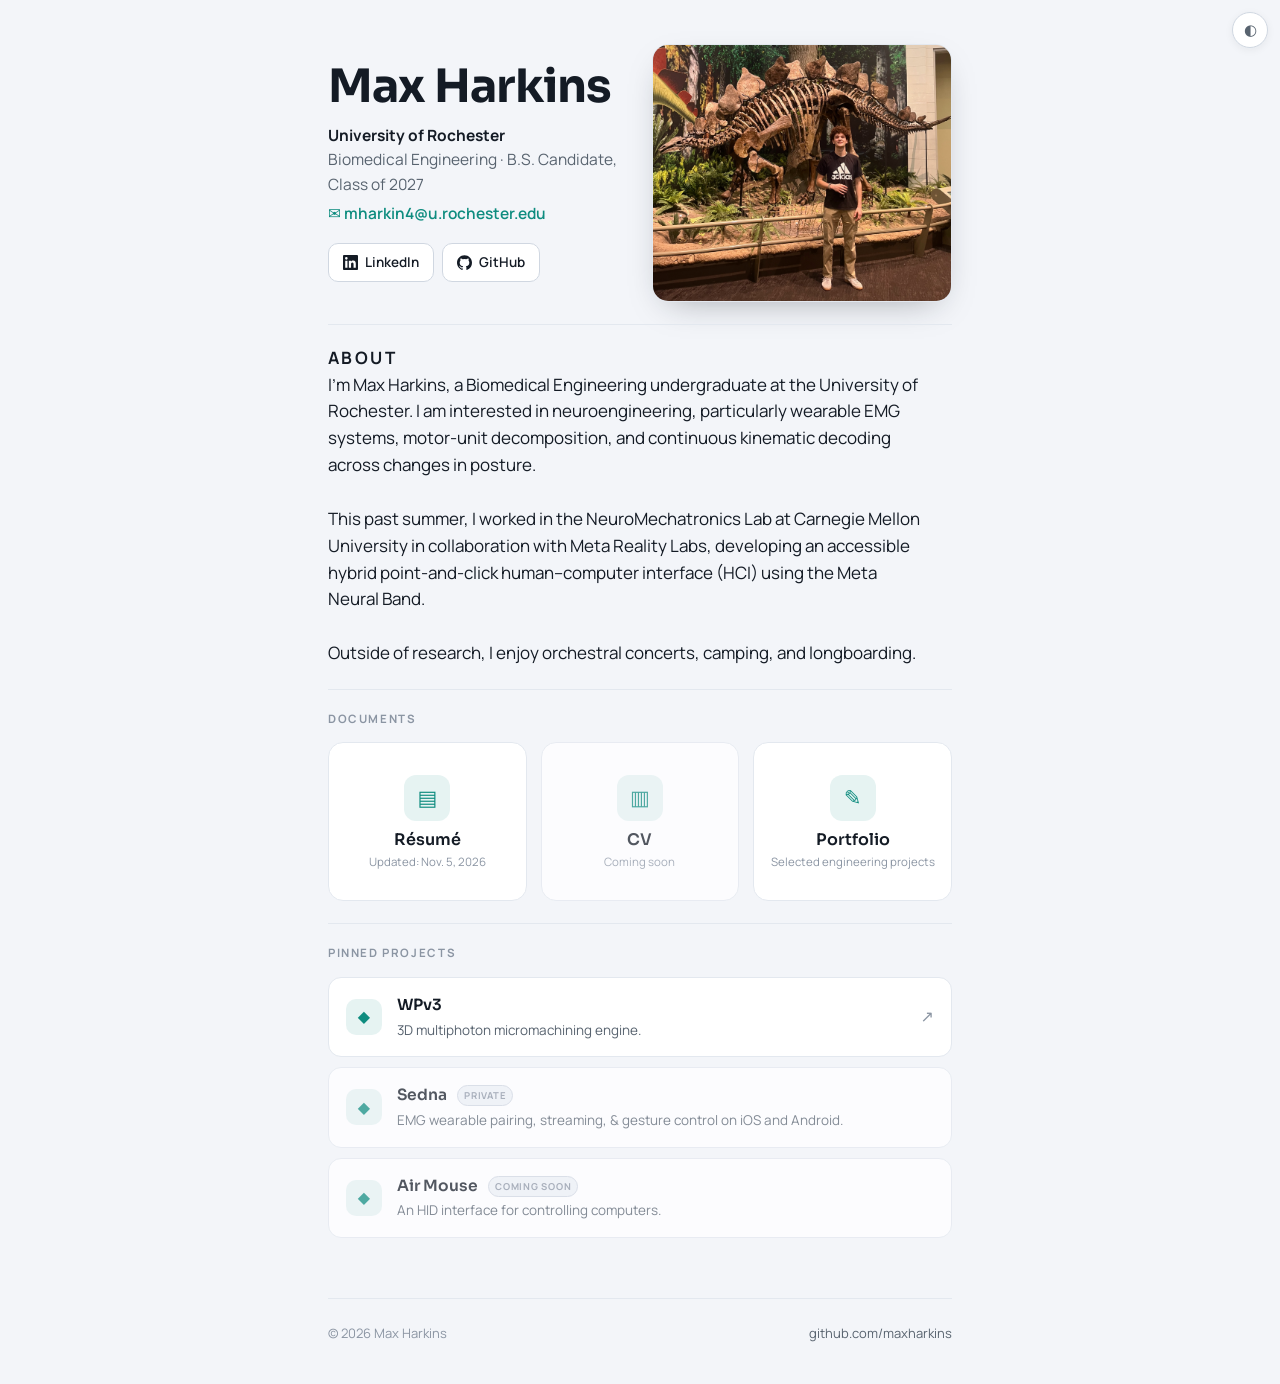
<file: docs/index.html>
<!DOCTYPE html>
<html lang="en">
<head>
  <meta charset="utf-8">
  <meta name="viewport" content="width=device-width, initial-scale=1">
  <title>Max Harkins</title>
  <meta name="description" content="Max Harkins — Biomedical Engineering undergraduate at the University of Rochester, Class of 2027.">

  <link rel="preconnect" href="https://fonts.googleapis.com">
  <link rel="preconnect" href="https://fonts.gstatic.com" crossorigin>
  <link rel="stylesheet" href="https://fonts.googleapis.com/css2?family=Sora:wght@500;600;700&family=Manrope:wght@400;500;600;700&display=swap">
  <link rel="stylesheet" href="assets/styles.css">
</head>
<body>
  <button class="toggle toggle--float" id="themeBtn" aria-label="Toggle color theme" title="Toggle light / dark">◐</button>

  <div class="page">
    <header class="intro">
      <div class="head-grid">
        <div class="head-text">
          <h1 class="name rise r1">Max Harkins</h1>
          <p class="affil rise r2">
            <span class="school">University of Rochester</span>
            <span class="prog">Biomedical Engineering &middot; B.S. Candidate, Class of 2027</span>
            <a class="email" href="mailto:mharkin4@u.rochester.edu">✉ mharkin4@u.rochester.edu</a>
          </p>
          <div class="socials rise r3">
            <a href="https://www.linkedin.com/in/maxharkins/" target="_blank" rel="noopener">
              <svg viewBox="0 0 24 24" aria-hidden="true"><path d="M20.45 20.45h-3.56v-5.57c0-1.33-.02-3.04-1.85-3.04-1.85 0-2.14 1.45-2.14 2.94v5.67H9.35V9h3.42v1.56h.05c.48-.9 1.64-1.85 3.37-1.85 3.6 0 4.27 2.37 4.27 5.46v6.28zM5.34 7.43a2.06 2.06 0 1 1 0-4.13 2.06 2.06 0 0 1 0 4.13zM7.12 20.45H3.55V9h3.57v11.45zM22.22 0H1.77C.8 0 0 .78 0 1.73v20.54C0 23.22.8 24 1.77 24h20.45c.98 0 1.78-.78 1.78-1.73V1.73C24 .78 23.2 0 22.22 0z"/></svg>
              LinkedIn
            </a>
            <a href="https://github.com/maxharkins" target="_blank" rel="noopener">
              <svg viewBox="0 0 24 24" aria-hidden="true"><path d="M12 .5C5.37.5 0 5.87 0 12.5c0 5.3 3.44 9.8 8.21 11.39.6.11.82-.26.82-.58v-2.03c-3.34.73-4.04-1.61-4.04-1.61-.55-1.39-1.34-1.76-1.34-1.76-1.09-.75.08-.73.08-.73 1.21.09 1.84 1.24 1.84 1.24 1.07 1.84 2.81 1.31 3.5 1 .11-.78.42-1.31.76-1.61-2.67-.3-5.47-1.34-5.47-5.95 0-1.31.47-2.39 1.24-3.23-.13-.31-.54-1.53.12-3.18 0 0 1.01-.32 3.3 1.23a11.5 11.5 0 0 1 6.01 0c2.29-1.55 3.3-1.23 3.3-1.23.66 1.65.25 2.87.12 3.18.77.84 1.23 1.92 1.23 3.23 0 4.62-2.81 5.64-5.49 5.94.43.37.82 1.1.82 2.22v3.29c0 .32.22.7.83.58A12.01 12.01 0 0 0 24 12.5C24 5.87 18.63.5 12 .5z"/></svg>
              GitHub
            </a>
          </div>
        </div>
        <figure class="photo rise r1">
          <img src="assets/me-with-a-stegosaurus.jpg" alt="Max Harkins standing beside a mounted stegosaurus skeleton in a museum exhibit">
        </figure>
      </div>
    </header>

    <!-- ABOUT — edit this paragraph -->
    <section class="sec about rise r3">
      <p class="kicker">About</p>
      <p>
        I'm Max Harkins, a Biomedical Engineering undergraduate at the University of Rochester. I am interested in neuroengineering, particularly wearable EMG systems, motor-unit decomposition, and continuous kinematic decoding across changes in posture.
        <br><br>
        This past summer, I worked in the NeuroMechatronics Lab at Carnegie Mellon University in collaboration with Meta Reality Labs, developing an accessible hybrid point-and-click human–computer interface (HCI) using the Meta Neural Band.
        <br><br>
        Outside of research, I enjoy orchestral concerts, camping, and longboarding.
      </p>
    </section>

    <!-- DOCUMENTS -->
    <!-- Résumé opens a PDF. Everything in docs/ is published, so only the redacted PDF
         export belongs here — drafts live in the sibling drafts/ folder.
           docs/assets/max-harkins-resume.pdf
         CV is not published yet: when the PDF exists at docs/assets/max-harkins-cv.pdf,
         swap the <span class="doc soon"> below back to an <a class="doc" href="...">
         and change the .sub line to an "Updated:" date.
         Portfolio is a page in this site (portfolio.html). -->
    <section class="sec">
      <p class="kicker">Documents</p>
      <div class="docs">
        <a class="doc" href="assets/max-harkins-resume.pdf" target="_blank" rel="noopener">
          <span class="ico">▤</span>
          <span class="t">Résumé</span>
          <span class="sub">Updated: Nov. 5, 2026</span>
        </a>
        <span class="doc soon">
          <span class="ico">▥</span>
          <span class="t">CV</span>
          <span class="sub">Coming soon</span>
        </span>
        <a class="doc" href="portfolio.html">
          <span class="ico">✎</span>
          <span class="t">Portfolio</span>
          <span class="sub">Selected engineering projects</span>
        </a>
      </div>
    </section>

    <!-- PINNED PROJECTS -->
    <section class="sec">
      <p class="kicker">Pinned Projects</p>
      <div class="link-list">
        <a class="link" href="https://github.com/maxharkins/WPv3" target="_blank" rel="noopener">
          <span class="ico">◆</span>
          <span class="body"><span class="t">WPv3</span><span class="d">3D multiphoton micromachining engine.</span></span>
          <span class="arw">↗</span>
        </a>
        <span class="link is-static">
          <span class="ico">◆</span>
          <span class="body"><span class="t">Sedna <span class="tag">Private</span></span><span class="d">EMG wearable pairing, streaming, &amp; gesture control on iOS and Android.</span></span>
        </span>
        <span class="link is-static">
          <span class="ico">◆</span>
          <span class="body"><span class="t">Air Mouse <span class="tag">Coming soon</span></span><span class="d">An HID interface for controlling computers.</span></span>
        </span>
      </div>
    </section>

    <footer class="foot">
      <span>© <span id="yr"></span> Max Harkins</span>
      <span><a href="https://github.com/maxharkins">github.com/maxharkins</a></span>
    </footer>
  </div>

  <script src="assets/theme.js"></script>
</body>
</html>
</file>
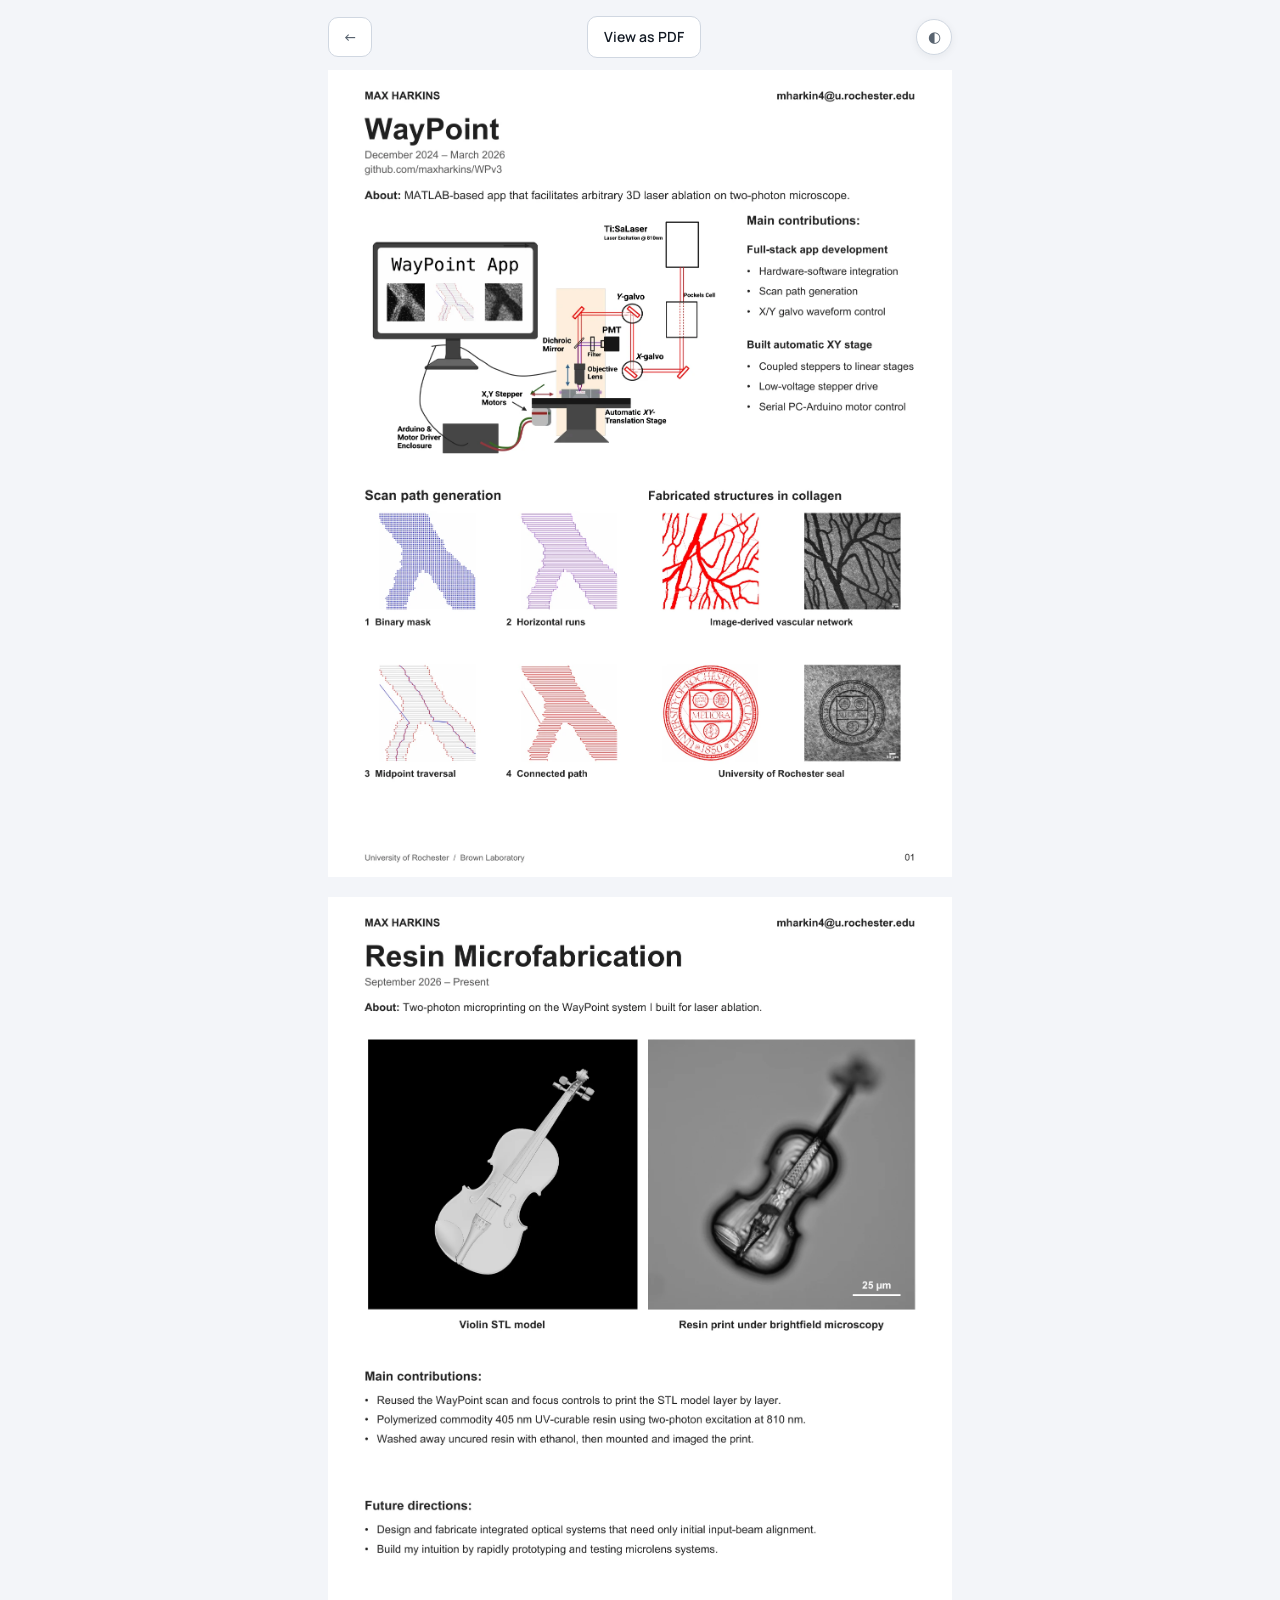
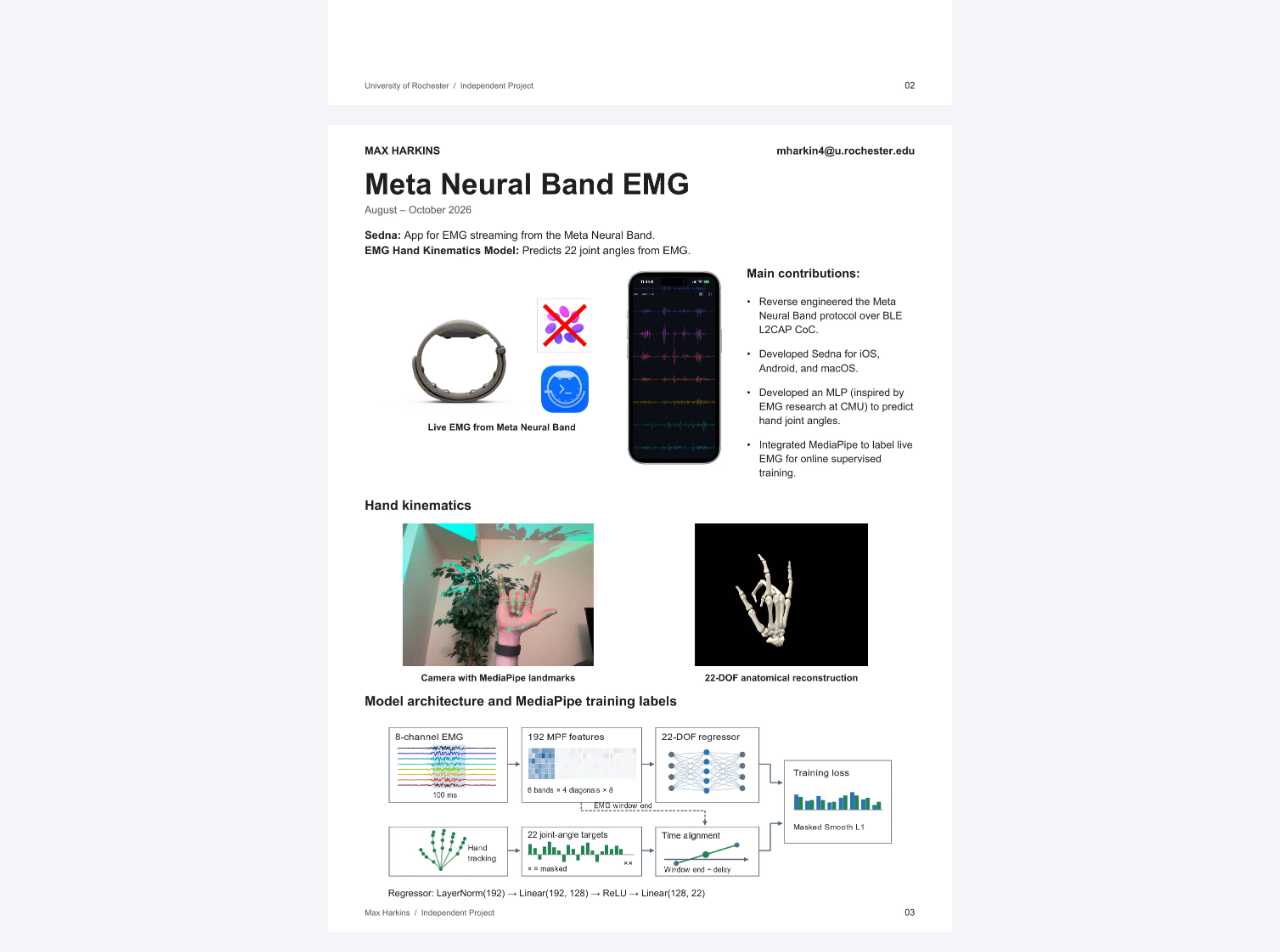
<file: docs/portfolio.html>
<!DOCTYPE html>
<html lang="en">
<head>
  <meta charset="utf-8">
  <meta name="viewport" content="width=device-width, initial-scale=1">
  <title>Portfolio — Max Harkins</title>
  <meta name="description" content="Portfolio of Max Harkins, Biomedical Engineering undergraduate at the University of Rochester.">

  <link rel="preconnect" href="https://fonts.googleapis.com">
  <link rel="preconnect" href="https://fonts.gstatic.com" crossorigin>
  <link rel="stylesheet" href="https://fonts.googleapis.com/css2?family=Sora:wght@500;600;700&family=Manrope:wght@400;500;600;700&display=swap">
  <link rel="stylesheet" href="assets/styles.css">
</head>
<body>
  <nav class="topbar" aria-label="Portfolio controls">
    <a class="backlink" href="index.html" aria-label="Back to home">←</a>
    <a class="btn ghost" href="assets/max-harkins-portfolio.pdf" target="_blank" rel="noopener">View as PDF</a>
    <button class="toggle" id="themeBtn" aria-label="Toggle color theme" title="Toggle light / dark">◐</button>
  </nav>

  <main class="page portfolio-pages" aria-label="Portfolio">
    <img src="assets/portfolio-page-1.webp" width="1469" height="1900" alt="Page 1. WayPoint laser ablation system, scan path generation, and fabricated collagen structures.">
    <img src="assets/portfolio-page-2.webp" width="1469" height="1900" loading="lazy" alt="Page 2. Resin Microfabrication, with the violin STL model and a microscope image of the print.">
    <img src="assets/portfolio-page-3.webp" width="1469" height="1900" loading="lazy" alt="Page 3. Meta Neural Band EMG, Sedna, and the hand kinematics model.">
  </main>

  <script src="assets/theme.js"></script>
</body>
</html>
</file>
<file: docs/assets/styles.css>
/* =========================================================
   Max Harkins — personal site
   Shared styles for all pages. Edit colors/fonts here once.
   ========================================================= */

:root {
  /* Light theme — cool, clean, teal accent */
  --ground: #f3f5f9;
  --surface: #ffffff;
  --surface-2: #eef1f6;
  --ink: #141b25;
  --muted: #58636f;
  --faint: #8b95a3;
  --line: #e3e8ef;
  --line-strong: #d0d7e1;
  --accent: #0e8c7f;
  --accent-2: #12a091;
  --accent-soft: rgba(14, 140, 127, 0.10);

  --font-head: "Sora", system-ui, sans-serif;
  --font-body: "Manrope", "Segoe UI", system-ui, sans-serif;

  --maxw: 700px;
  --pad: clamp(18px, 5vw, 38px);
}

/* Dark theme when the OS is dark and the user hasn't forced light */
:root:not([data-theme="light"]) {
  @media (prefers-color-scheme: dark) {
    --ground: #0e1319; --surface: #161d27; --surface-2: #1e2733;
    --ink: #e9edf3; --muted: #9aa5b3; --faint: #626d7c;
    --line: #232d39; --line-strong: #33404e;
    --accent: #2ecebe; --accent-2: #45d8ca; --accent-soft: rgba(46, 206, 190, 0.13);
  }
}
/* Dark theme when the toggle forces it */
:root[data-theme="dark"] {
  --ground: #0e1319; --surface: #161d27; --surface-2: #1e2733;
  --ink: #e9edf3; --muted: #9aa5b3; --faint: #626d7c;
  --line: #232d39; --line-strong: #33404e;
  --accent: #2ecebe; --accent-2: #45d8ca; --accent-soft: rgba(46, 206, 190, 0.13);
}

* { box-sizing: border-box; }

body {
  margin: 0; background: var(--ground); color: var(--ink);
  font-family: var(--font-body); font-size: 17px; line-height: 1.6;
  -webkit-font-smoothing: antialiased; text-rendering: optimizeLegibility;
}
::selection { background: var(--accent-soft); }
a { color: inherit; }

.page { max-width: var(--maxw); margin: 0 auto; padding-inline: var(--pad); }

/* ---- Theme toggle button ---- */
.toggle {
  font-size: 15px; background: var(--surface);
  border: 1px solid var(--line-strong); color: var(--muted); cursor: pointer;
  width: 36px; height: 36px; border-radius: 50%; display: grid; place-items: center;
  box-shadow: 0 2px 8px rgba(20, 27, 37, 0.06);
  transition: color .15s, border-color .15s, transform .15s;
}
.toggle:hover { color: var(--accent); border-color: var(--accent); transform: rotate(-15deg); }
.toggle--float { position: fixed; top: 12px; right: 12px; z-index: 30; }

/* =========================================================
   Landing page
   ========================================================= */
header.intro { padding-top: clamp(26px, 5vw, 44px); }
.head-grid {
  display: grid; grid-template-columns: 1fr minmax(220px, 300px);
  gap: clamp(20px, 4vw, 34px); align-items: center;
}
h1.name {
  font-family: var(--font-head); font-weight: 700;
  font-size: clamp(32px, 6.2vw, 46px); line-height: 1.03;
  letter-spacing: -0.02em; margin: 0;
}
.affil { margin: 12px 0 0; font-size: 15.5px; color: var(--muted); line-height: 1.6; }
.affil .school { color: var(--ink); font-weight: 700; }
.affil .prog { display: block; }
.affil a.email {
  display: inline-flex; align-items: center; gap: 6px;
  color: var(--accent); text-decoration: none; font-weight: 600;
  border-bottom: 1px solid transparent; transition: border-color .15s;
  margin-top: 4px; word-break: break-word;
}
.affil a.email:hover { border-color: var(--accent); }

.photo {
  margin: 0; border-radius: 16px; overflow: hidden;
  border: 1px solid var(--line);
  box-shadow: 0 12px 34px -16px rgba(20, 27, 37, 0.4);
  background: var(--surface-2);
}
.photo img { width: 100%; height: auto; display: block; }

.socials { display: flex; flex-wrap: wrap; gap: 8px; margin-top: 16px; }
.socials a {
  display: inline-flex; align-items: center; gap: 7px;
  font-size: 13.5px; font-weight: 600; color: var(--ink); text-decoration: none;
  padding: 8px 14px; border-radius: 10px;
  border: 1px solid var(--line-strong); background: var(--surface);
  transition: border-color .15s, color .15s, transform .15s;
}
.socials a:hover { border-color: var(--accent); color: var(--accent); transform: translateY(-1px); }
.socials a svg { width: 15px; height: 15px; fill: currentColor; }

@media (max-width: 560px) {
  .head-grid { grid-template-columns: 1fr; gap: 20px; }
  .photo { max-width: 420px; }
}

/* ---- Sections ---- */
.sec {
  margin-top: clamp(14px, 2.4vw, 22px);
  padding-top: clamp(14px, 2vw, 20px);
  border-top: 1px solid var(--line);
}
.kicker {
  font-size: 11.5px; font-weight: 700; letter-spacing: 0.14em;
  text-transform: uppercase; color: var(--faint); margin: 0 0 14px;
}
.about p { font-size: 17px; line-height: 1.58; color: var(--ink); margin: 0; max-width: 60ch; }
.about p .soft { color: var(--muted); }

/* ---- Documents: square-ish tiles in a row ---- */
.docs { display: grid; grid-template-columns: repeat(3, minmax(0, 1fr)); gap: clamp(10px, 2vw, 14px); }
.doc {
  aspect-ratio: 5 / 4;
  display: flex; flex-direction: column; align-items: center; justify-content: center;
  gap: 10px; text-align: center; text-decoration: none;
  background: var(--surface); border: 1px solid var(--line);
  border-radius: 15px; padding: 14px; position: relative;
  transition: border-color .16s, transform .16s, box-shadow .16s;
}
a.doc:hover {
  border-color: var(--accent); transform: translateY(-3px);
  box-shadow: 0 12px 26px -14px rgba(20, 27, 37, 0.4);
}
.doc .ico {
  width: 46px; height: 46px; border-radius: 12px;
  background: var(--accent-soft); color: var(--accent);
  display: grid; place-items: center; font-size: 21px;
}
.doc .t { font-family: var(--font-head); font-weight: 600; font-size: clamp(14px, 2.4vw, 16px); color: var(--ink); line-height: 1.15; }
.doc .sub { margin-top: -4px; font-size: 11.5px; color: var(--faint); line-height: 1.25; }
.doc.soon { opacity: 0.72; }
span.doc { cursor: default; }

/* Narrow screens: the tiles stack into wide rows so the sub-line has room */
@media (max-width: 560px) {
  .docs { grid-template-columns: 1fr; }
  .doc {
    aspect-ratio: auto; text-align: left;
    display: grid; grid-template-columns: auto 1fr;
    align-items: center; column-gap: 14px; row-gap: 2px;
    padding: 13px 16px;
  }
  .doc .ico { grid-row: 1 / span 2; width: 40px; height: 40px; font-size: 18px; }
  .doc .t { align-self: end; }
  .doc .sub { align-self: start; margin-top: 0; }
}

/* ---- Pinned projects: rows ---- */
.link-list { display: flex; flex-direction: column; gap: 10px; }
.link {
  display: flex; align-items: center; gap: 15px; text-decoration: none;
  padding: 15px 17px; background: var(--surface);
  border: 1px solid var(--line); border-radius: 13px;
  transition: border-color .16s, transform .16s, box-shadow .16s;
}
a.link:hover {
  border-color: var(--accent); transform: translateX(3px);
  box-shadow: 0 8px 22px -14px rgba(20, 27, 37, 0.4);
}
.link .ico {
  flex: none; width: 36px; height: 36px; border-radius: 10px;
  background: var(--accent-soft); color: var(--accent);
  display: grid; place-items: center; font-size: 16px;
}
.link .body { flex: 1 1 auto; min-width: 0; }
.link .t { display: block; font-family: var(--font-head); font-weight: 600; font-size: 15.5px; color: var(--ink); }
.link .d { display: block; font-size: 13.5px; color: var(--muted); margin-top: 2px; }
a.link .arw { flex: none; color: var(--faint); font-size: 16px; transition: color .16s, transform .16s; }
a.link:hover .arw { color: var(--accent); transform: translateX(2px); }
.link.is-static { cursor: default; opacity: 0.72; }
.link .tag {
  display: inline-block; vertical-align: 1px; margin-left: 7px;
  font-family: var(--font-body); font-size: 9.5px; font-weight: 700;
  letter-spacing: 0.08em; text-transform: uppercase; color: var(--faint);
  border: 1px solid var(--line-strong); padding: 2px 6px; border-radius: 20px;
}

/* ---- Footer ---- */
footer.foot {
  margin-top: clamp(36px, 6vw, 60px); padding-block: 24px 40px;
  border-top: 1px solid var(--line);
  display: flex; justify-content: space-between; align-items: center;
  flex-wrap: wrap; gap: 10px; font-size: 13px; color: var(--faint);
}
footer.foot a { color: var(--muted); text-decoration: none; }
footer.foot a:hover { color: var(--accent); }

/* =========================================================
   Document pages (resume / CV / portfolio)
   ========================================================= */
.topbar {
  max-width: var(--maxw); margin: 0 auto;
  padding: 16px var(--pad) 0;
  display: flex; align-items: center; justify-content: space-between; gap: 12px;
}
.backlink {
  display: inline-flex; align-items: center; gap: 8px;
  font-family: var(--font-body); font-weight: 600; font-size: 14px;
  color: var(--muted); text-decoration: none;
  padding: 8px 14px; border-radius: 10px;
  border: 1px solid var(--line-strong); background: var(--surface);
  transition: color .15s, border-color .15s, transform .15s;
}
.backlink:hover { color: var(--accent); border-color: var(--accent); transform: translateX(-2px); }

.doc-head { padding-top: clamp(26px, 5vw, 44px); }
.doc-head h1 {
  font-family: var(--font-head); font-weight: 700;
  font-size: clamp(30px, 5.5vw, 42px); letter-spacing: -0.02em; margin: 0;
}
.doc-head .sub { margin: 10px 0 0; color: var(--muted); font-size: 15.5px; }
.doc-actions { display: flex; flex-wrap: wrap; gap: 10px; margin-top: 18px; }
.btn {
  display: inline-flex; align-items: center; gap: 8px;
  font-family: var(--font-body); font-weight: 600; font-size: 14px; text-decoration: none;
  padding: 9px 16px; border-radius: 10px; cursor: pointer;
}
.btn.primary { background: var(--accent); color: #fff; border: 1px solid var(--accent); }
:root[data-theme="dark"] .btn.primary,
:root:not([data-theme="light"]) .btn.primary { color: #06231f; }
.btn.primary:hover { background: var(--accent-2); border-color: var(--accent-2); }
.btn.ghost { border: 1px solid var(--line-strong); color: var(--ink); background: var(--surface); }
.btn.ghost:hover { border-color: var(--accent); color: var(--accent); }

.portfolio-pages {
  display: grid;
  gap: 20px;
  margin-block: 12px 20px;
}
.portfolio-pages img {
  display: block;
  width: 100%;
  height: auto;
}

.doc-body { padding-top: clamp(24px, 4vw, 36px); }
.entry {
  padding: 22px 0; border-top: 1px solid var(--line);
}
.entry:first-child { border-top: none; padding-top: 6px; }
.entry h2 {
  font-family: var(--font-head); font-weight: 600; font-size: 13px;
  letter-spacing: 0.12em; text-transform: uppercase; color: var(--faint);
  margin: 0 0 14px;
}
.entry h3 { font-family: var(--font-head); font-weight: 600; font-size: 18px; margin: 0 0 2px; }
.entry .meta { color: var(--accent); font-weight: 600; font-size: 14px; }
.entry .when { color: var(--faint); font-size: 13.5px; font-variant-numeric: tabular-nums; }
.entry p { margin: 8px 0 0; color: var(--muted); max-width: 62ch; }
.entry ul { margin: 10px 0 0; padding-left: 18px; color: var(--muted); }
.entry ul li { margin: 5px 0; }
.entry .row { display: flex; justify-content: space-between; gap: 16px; flex-wrap: wrap; align-items: baseline; }
.entry + .entry { }
.tag-row { display: flex; flex-wrap: wrap; gap: 8px; }
.tag {
  font-size: 13px; color: var(--muted); background: var(--surface-2);
  padding: 5px 11px; border-radius: 8px;
}

.placeholder { color: var(--faint); font-style: italic; }

/* Coming-soon (portfolio) */
.soon-wrap { padding-top: clamp(48px, 12vw, 120px); text-align: center; }
.soon-wrap .badge {
  display: inline-block; font-family: var(--font-body); font-weight: 700;
  font-size: 11.5px; letter-spacing: 0.12em; text-transform: uppercase;
  color: var(--accent); background: var(--accent-soft);
  padding: 6px 14px; border-radius: 20px; margin-bottom: 20px;
}
.soon-wrap h1 {
  font-family: var(--font-head); font-weight: 700;
  font-size: clamp(32px, 6vw, 52px); letter-spacing: -0.02em; margin: 0;
}
.soon-wrap p { color: var(--muted); max-width: 44ch; margin: 18px auto 0; }

/* ---- Motion ---- */
.rise { opacity: 0; transform: translateY(12px); animation: rise .7s cubic-bezier(.2,.7,.2,1) forwards; }
.r1 { animation-delay: .04s; } .r2 { animation-delay: .12s; } .r3 { animation-delay: .2s; }
@keyframes rise { to { opacity: 1; transform: none; } }
@media (prefers-reduced-motion: reduce) { .rise { animation: none; opacity: 1; transform: none; } }
html { scroll-behavior: smooth; }
:focus-visible { outline: 2px solid var(--accent); outline-offset: 3px; border-radius: 5px; }
</file>
